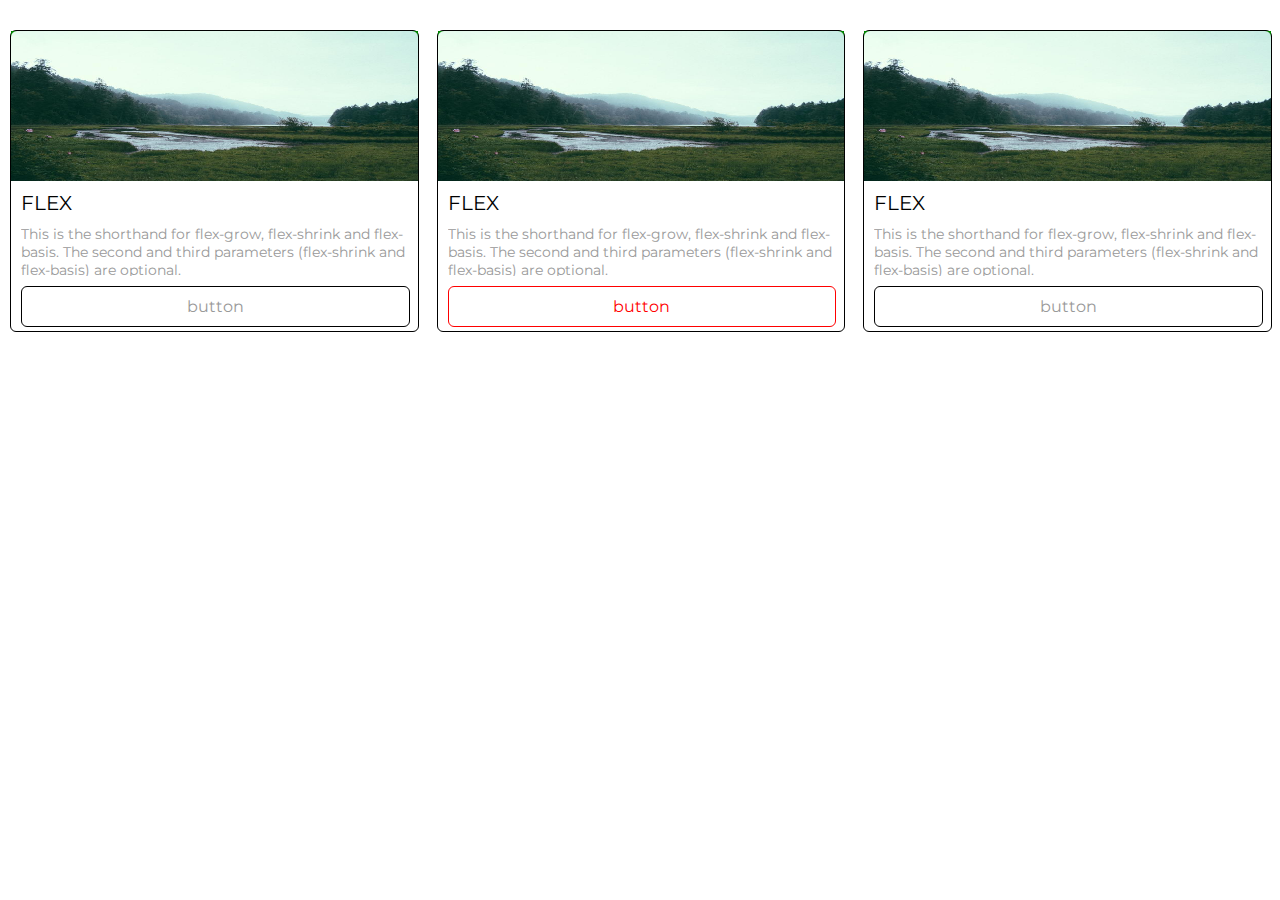
<file: unit-6/sample-unit-5/index.html>
<!DOCTYPE html>
<html lang="en">
<head>
    <meta charset="UTF-8">
    <meta name="viewport" content="width=device-width, initial-scale=1.0">
    <title>Document</title>
    <link rel="preconnect" href="https://fonts.gstatic.com">
    <link href="https://fonts.googleapis.com/css2?family=Montserrat:wght@100;200;300;400&display=swap" rel="stylesheet">
    <link rel="stylesheet" href="style.css">
    <link rel="stylesheet" href="mobile.css">
</head>
<body>
    <div class="wrapper">
        <div class="row">
            <div class="col-pc-4 col-tablet-12">
                <div class="card">
                    <div class="card__thumb">
                        <img src="./imgs/11-800x600.jpg" alt="">
                    </div>

                    <div class="card__content">
                        <p class="card__content__heading">flex</p>
                        <div class="card__content__desc">
                            <p>This is the shorthand for flex-grow, flex-shrink and flex-basis. The second and third parameters (flex-shrink and flex-basis) are optional.</p>
                        </div>

                        <div class="card__content__btn">button</div>
                    </div>
                </div>
            </div>

            <div class="col-pc-4 col-tablet-12">
                <div class="card">
                    <div class="card__thumb">
                        <img src="./imgs/11-800x600.jpg" alt="">
                    </div>

                    <div class="card__content">
                        <p class="card__content__heading">flex</p>
                        <div class="card__content__desc">
                            <p>This is the shorthand for flex-grow, flex-shrink and flex-basis. The second and third parameters (flex-shrink and flex-basis) are optional.</p>
                        </div>

                        <div class="card__content__btn--active">button</div>
                    </div>
                </div>
            </div>

            <div class="col-pc-4 col-tablet-12">
                <div class="card">
                    <div class="card__thumb">
                        <img src="./imgs/11-800x600.jpg" alt="">
                    </div>

                    <div class="card__content">
                        <p class="card__content__heading">flex</p>
                        <div class="card__content__desc">
                            <p>This is the shorthand for flex-grow, flex-shrink and flex-basis. The second and third parameters (flex-shrink and flex-basis) are optional.</p>
                        </div>

                        <div class="card__content__btn">button</div>
                    </div>
                </div>
            </div>
        </div>
    </div>
</body>
</html>
</file>
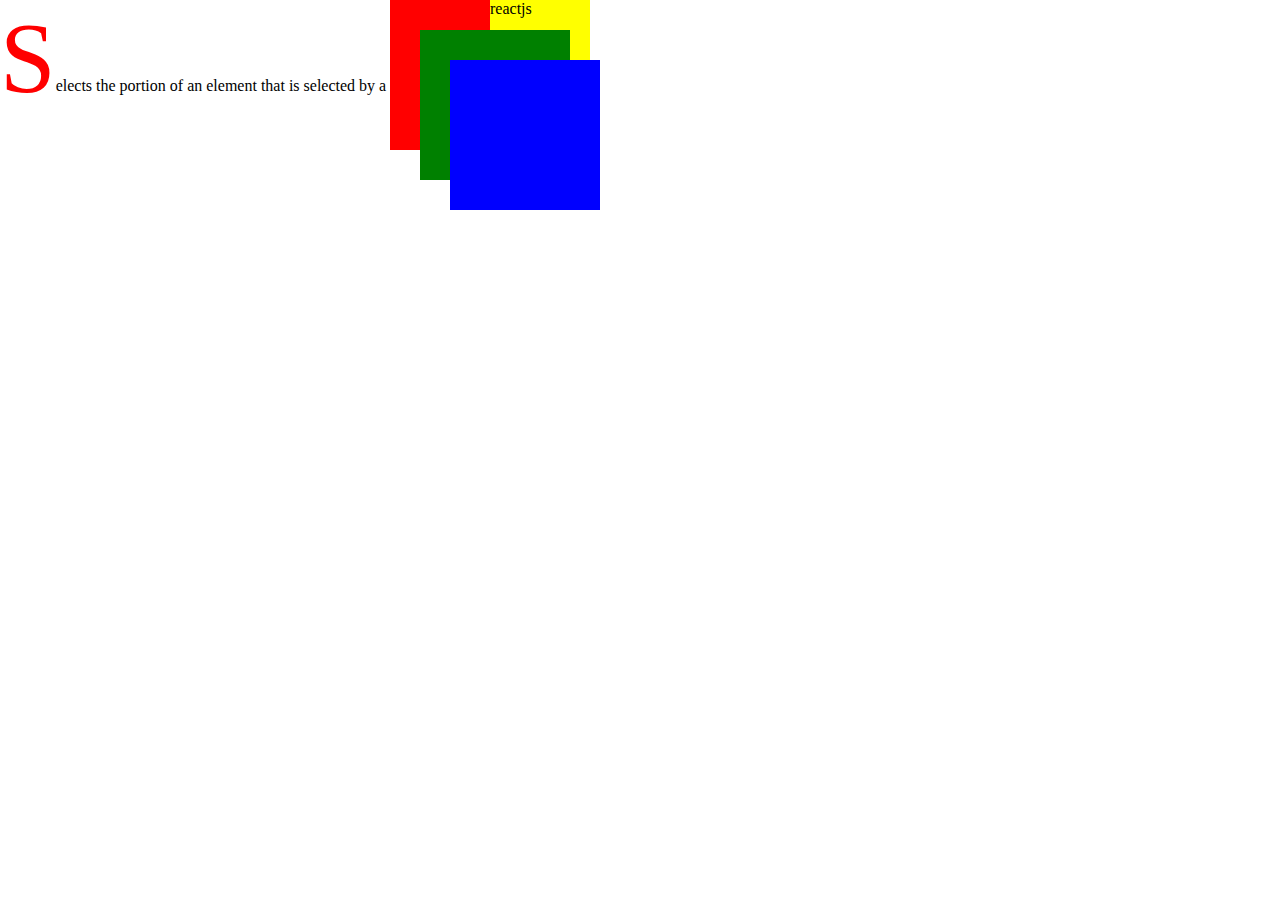
<file: unit-6/sample-unit-5/zindex.html>
<!DOCTYPE html>
<html lang="en">
<head>
    <meta charset="UTF-8">
    <meta name="viewport" content="width=device-width, initial-scale=1.0">
    <title>Document</title>
    <link rel="stylesheet" href="zindex.css">
</head>
<body>
    <div class="season">
        <div class="season__summer"></div>
        <div class="season__spring"></div>
        <div class="season__winter"></div>
    </div>

    <p>Selects the portion of an element that is selected by a user</p>
</body>
</html>
</file>
<file: unit-6/sample-unit-5/style.css>
* {
    margin: 0;
    padding: 0;
}

html {
    font-family: 'Montserrat', sans-serif;
    color: #999;
}

.wrapper {
    width: 100%;
    margin: 0 auto;
    margin-top: 30px;
}
.row {
    display: flex;
    width: 100%;
    flex-wrap: wrap;
    box-sizing: border-box;
}
.row .col-pc-4 {
    width: calc((1/3) * 100%);
    padding: 0 10px;
    box-sizing: border-box;
    margin-bottom: 20px;
}

.card {
    width: 100%;
    display: block;
    height: 300px;
    border: 1px solid #000;
    border-radius: 6px;
}
.card:hover {
    -webkit-box-shadow: -2px 0px 15px 2px rgba(0,0,0,0.75);
    -moz-box-shadow: -2px 0px 15px 2px rgba(0,0,0,0.75);
    box-shadow: -2px 0px 15px 2px rgba(0,0,0,0.75);
}
.card__thumb {
    width: 100%;
    height: 150px;
    background: green;
}

.card__thumb img {
    width: 100%;
    height: 100%;
    border-top-left-radius: 6px;
    border-top-right-radius: 6px;
}
.card__content {
    padding: 10px;
    box-sizing: border-box;
}
.card__content .card__content__heading {
    text-transform: uppercase;
    color: #000;
    font-size: 20px;
}
.card__content__desc {
    margin: 10px 0;
    font-size: 14px;
    height: 51px;
    overflow: auto;
}
.card__content__btn,
.card__content__btn--default,
.card__content__btn--active {
    width: 100%;
    padding: 10px 0;
    text-align: center;
    border: 1px solid #000;
    border-radius: 6px;
    cursor: pointer;
    user-select: none;
}
.card__content__btn--active {
    border: 1px solid red;
    color: red;
}

@media only screen and (min-width: 400px) and (max-width: 799px) {
    .row .col-tablet-12 {
        width: 100%;
    }
}
</file>
<file: unit-6/sample-unit-5/mobile.css>
/* @media only screen and (max-width: 399px) {
    .row .col {
        width: 100%;
    }

    .card__content__btn--active {
        border: 1px solid green;
        color: green;
    }

    .col:nth-child(2) .card {
        display: none;
    }
} */
</file>
<file: unit-6/sample-unit-5/zindex.css>
* {
    margin: 0;
    padding: 0;
}
.season {
    width: 500px;
    margin: 0 auto;
    position: relative;
}
[class^="season__"] {
    width: 150px;
    height: 150px;
    position: absolute;
}
[class^="season__"]:hover {
    z-index: 2;
}
.season__summer {
    background: red;
    top: 0;
    left: 0;
    position: absolute;
}
.season__summer::before {
    position: absolute;
    content: "reactjs";
    width: 100px;
    height: 100px;
    background: yellow;
    top: 0;
    left: 100px;
    display: block;
}

.season__spring {
    background: green;
    top: 30px;
    left: 30px;
}
.season__winter {
    background: blue;
    top: 60px;
    left: 60px;
}

p::first-letter {
    font-size: 100px;
    color: red;
}
</file>
